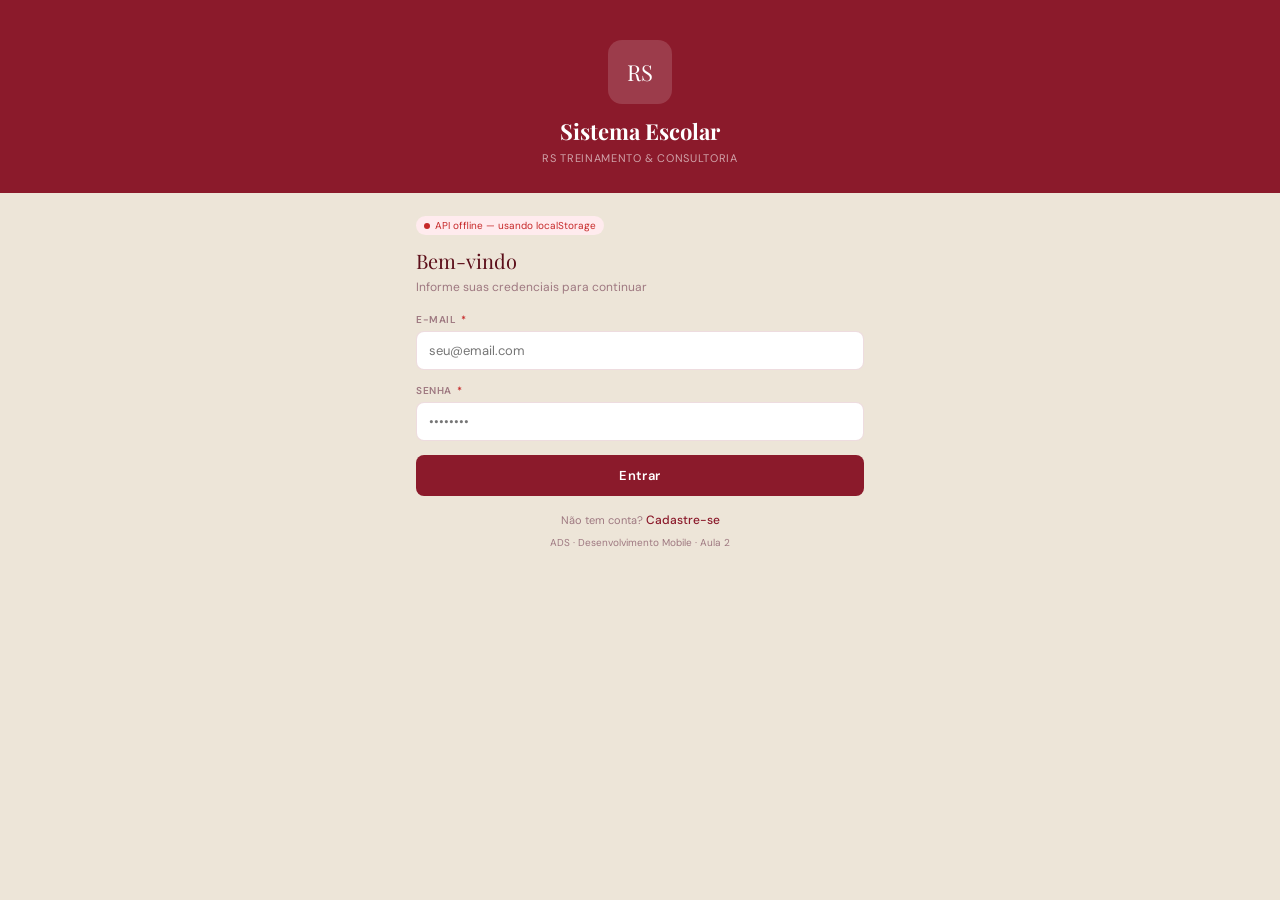
<file: index.html>
<!DOCTYPE html>
<html lang="pt-BR">
<head>
  <meta charset="UTF-8">
  <meta name="viewport" content="width=device-width, initial-scale=1.0">
  <title>Início — RS Sistema Escolar</title>
  <link rel="stylesheet" href="css/style.css">
  <link rel="manifest" href="manifest.json">
  <link rel="apple-touch-icon" href="icons/icon-192.png">
  <meta name="theme-color" content="#8B1A2B">
</head>
<body>

  <!-- ── Header ── -->
  <header class="rs-header">
    <div class="rs-logo">RS</div>
    <div class="rs-header-text">
      <h1>Sistema Escolar</h1>
      <p>ADS · Mobile Development</p>
    </div>
    <button onclick="logout()" style="margin-left:auto; background:none; border:1px solid var(--border);
      border-radius:6px; padding:5px 10px; font-size:11px; color:var(--brand);
      cursor:pointer; font-family:'DM Sans',sans-serif;">Sair</button>
  </header>

  <!-- ── Conteúdo ── -->
  <div class="rs-content fade-in">

    <!-- Saudação ao usuário logado -->
    <div style="background:var(--brand); border-radius:12px; padding:18px 16px; color:#fff; margin-bottom:20px;">
      <p style="font-size:11px; opacity:.7; text-transform:uppercase; letter-spacing:.06em;">Bem-vindo(a)</p>
      <p style="font-family:'Playfair Display',serif; font-size:20px; margin-top:4px;" id="nome-usuario">—</p>
      <p style="font-size:11px; opacity:.7; margin-top:2px;" id="email-usuario"></p>
    </div>

    <!-- Cards de navegação -->
    <p class="rs-divider-label">Módulos do sistema</p>

    <a href="usuario.html" style="text-decoration:none;">
      <div class="rs-list-item" style="margin-bottom:10px;">
        <div class="rs-avatar av-user">👤</div>
        <div class="rs-list-info">
          <div class="rs-list-name">Usuários</div>
          <div class="rs-list-sub">Gerenciar contas de acesso ao sistema</div>
        </div>
        <span style="color:var(--text3); font-size:16px;">›</span>
      </div>
    </a>

    <a href="curso.html" style="text-decoration:none;">
      <div class="rs-list-item" style="margin-bottom:10px;">
        <div class="rs-avatar av-curso">📚</div>
        <div class="rs-list-info">
          <div class="rs-list-name">Cursos</div>
          <div class="rs-list-sub">Cadastrar e listar cursos disponíveis</div>
        </div>
        <span style="color:var(--text3); font-size:16px;">›</span>
      </div>
    </a>

    <a href="aluno.html" style="text-decoration:none;">
      <div class="rs-list-item" style="margin-bottom:10px;">
        <div class="rs-avatar av-aluno">🎓</div>
        <div class="rs-list-info">
          <div class="rs-list-name">Alunos</div>
          <div class="rs-list-sub">Matricular e gerenciar alunos</div>
        </div>
        <span style="color:var(--text3); font-size:16px;">›</span>
      </div>
    </a>

    <a href="relatorio.html" style="text-decoration:none;">
      <div class="rs-list-item" style="margin-bottom:10px; border-top:3px solid var(--brand);">
        <div class="rs-avatar" style="background:#F3E5F5; color:#6A1B9A;">✨</div>
        <div class="rs-list-info">
          <div class="rs-list-name">Relatório com IA</div>
          <div class="rs-list-sub">Análise generativa com Claude (Anthropic)</div>
        </div>
        <span class="rs-tag" style="background:#F3E5F5; color:#6A1B9A;">Novo</span>
      </div>
    </a>

    <!-- Status da API -->
    <hr class="rs-divider">
    <div class="api-badge" id="api-badge">Verificando API…</div>
    <p style="font-size:10px; color:var(--text3);">Backend: FastAPI + SQLite · Porta 8000</p>

  </div>

  <!-- ── Navegação inferior ── -->
  <nav class="rs-nav">
    <a class="rs-nav-btn active" href="index.html" data-page="index">
      <svg viewBox="0 0 24 24" fill="none" stroke="currentColor" stroke-width="2">
        <path d="M3 9l9-7 9 7v11a2 2 0 01-2 2H5a2 2 0 01-2-2z"/>
        <polyline points="9 22 9 12 15 12 15 22"/>
      </svg>
      Início
    </a>
    <a class="rs-nav-btn" href="aluno.html" data-page="aluno">
      <svg viewBox="0 0 24 24" fill="none" stroke="currentColor" stroke-width="2">
        <path d="M17 21v-2a4 4 0 00-4-4H5a4 4 0 00-4 4v2"/>
        <circle cx="9" cy="7" r="4"/>
        <path d="M23 21v-2a4 4 0 00-3-3.87M16 3.13a4 4 0 010 7.75"/>
      </svg>
      Alunos
    </a>
    <a class="rs-nav-btn" href="curso.html" data-page="curso">
      <svg viewBox="0 0 24 24" fill="none" stroke="currentColor" stroke-width="2">
        <path d="M4 19.5A2.5 2.5 0 016.5 17H20"/>
        <path d="M6.5 2H20v20H6.5A2.5 2.5 0 014 19.5v-15A2.5 2.5 0 016.5 2z"/>
      </svg>
      Cursos
    </a>
    <a class="rs-nav-btn" href="usuario.html" data-page="usuario">
      <svg viewBox="0 0 24 24" fill="none" stroke="currentColor" stroke-width="2">
        <circle cx="12" cy="8" r="4"/>
        <path d="M4 20c0-4 3.6-7 8-7s8 3 8 7"/>
      </svg>
      Usuários
    </a>
    <a class="rs-nav-btn" href="relatorio.html" data-page="relatorio">
      <svg viewBox="0 0 24 24" fill="none" stroke="currentColor" stroke-width="2">
        <path d="M9 19v-6a2 2 0 00-2-2H5a2 2 0 00-2 2v6a2 2 0 002 2h2a2 2 0 002-2z"/>
        <path d="M15 5v14a2 2 0 002 2h2a2 2 0 002-2V5a2 2 0 00-2-2h-2a2 2 0 00-2 2z"/>
        <path d="M9 10V5a2 2 0 012-2h2a2 2 0 012 2v5"/>
      </svg>
      Relatório
    </a>
  </nav>

  <script src="js/app.js"></script>
  <script>
    // Garante que o usuário está logado
    const usuario = checkAuth();

    // Exibe nome e email no header de boas-vindas
    document.getElementById('nome-usuario').textContent = usuario.nome || 'Usuário';
    document.getElementById('email-usuario').textContent = usuario.email || '';

    // Verifica status da API
    checkApiStatus();

    // ── Registro do Service Worker (PWA) ──────────────
    // Permite instalar o app no celular/computador
    if ('serviceWorker' in navigator) {
      navigator.serviceWorker.register('/sw.js')
        .then(() => console.log('✅ Service Worker registrado!'))
        .catch(err => console.log('❌ Erro no Service Worker:', err));
    }
  </script>
</body>
</html>
</file>
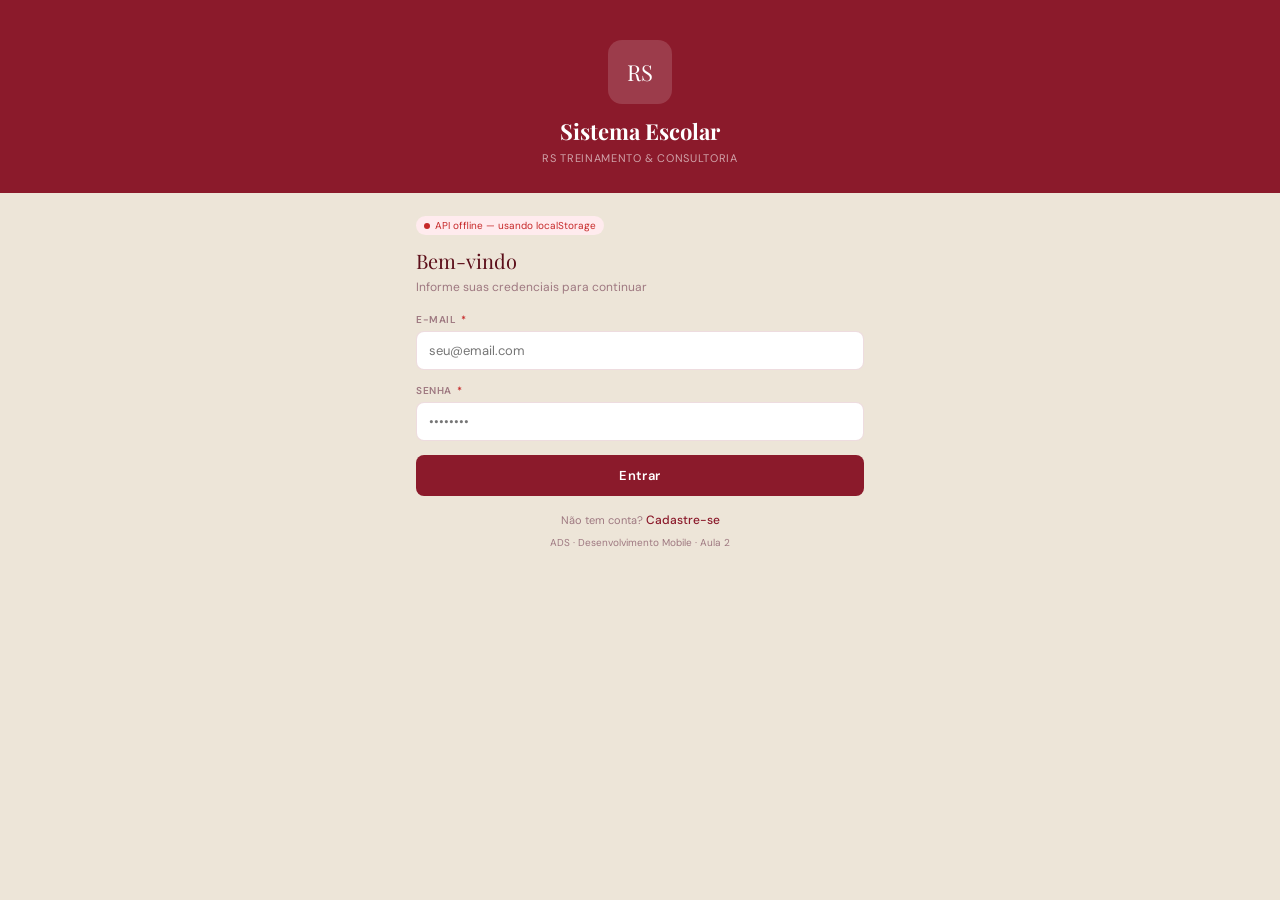
<file: aluno.html>
<!DOCTYPE html>
<html lang="pt-BR">
<head>
  <meta charset="UTF-8">
  <meta name="viewport" content="width=device-width, initial-scale=1.0">
  <title>Alunos — RS Sistema Escolar</title>
  <link rel="stylesheet" href="css/style.css">
  <link rel="manifest" href="manifest.json">
  <meta name="theme-color" content="#8B1A2B">
</head>
<body>

  <!-- ── Header ── -->
  <header class="rs-header">
    <div class="rs-logo">RS</div>
    <div class="rs-header-text">
      <h1>Alunos</h1>
      <p>Matrículas e cadastros</p>
    </div>
    <a href="index.html" style="margin-left:auto; background:none; border:1px solid var(--border);
      border-radius:6px; padding:5px 10px; font-size:11px; color:var(--brand);
      text-decoration:none; font-family:'DM Sans',sans-serif;">← Início</a>
  </header>

  <div class="rs-content fade-in">

    <!-- ── Formulário de matrícula ── -->
    <p class="rs-form-title">Matricular Aluno</p>
    <p class="rs-form-subtitle">Preencha os dados para nova matrícula</p>

    <div class="rs-alert-err" id="err-aluno"></div>
    <div class="rs-alert-ok"  id="ok-aluno"></div>

    <!-- Nome -->
    <div class="rs-field">
      <label class="rs-label" for="nome">Nome completo <span class="req">*</span></label>
      <input class="rs-input" type="text" id="nome" placeholder="João da Silva">
    </div>

    <!-- E-mail e CPF lado a lado -->
    <div class="rs-row">
      <div class="rs-field">
        <label class="rs-label" for="email">E-mail <span class="req">*</span></label>
        <input class="rs-input" type="email" id="email" placeholder="joao@email.com">
      </div>
      <div class="rs-field">
        <label class="rs-label" for="cpf">CPF</label>
        <input class="rs-input" type="text" id="cpf" placeholder="000.000.000-00" maxlength="14">
      </div>
    </div>

    <!-- Data de nascimento e telefone -->
    <div class="rs-row">
      <div class="rs-field">
        <label class="rs-label" for="data_nasc">Nascimento</label>
        <input class="rs-input" type="date" id="data_nasc">
      </div>
      <div class="rs-field">
        <label class="rs-label" for="telefone">Telefone</label>
        <input class="rs-input" type="tel" id="telefone" placeholder="(11) 99999-9999">
      </div>
    </div>

    <!-- Curso (select preenchido dinamicamente via GET /cursos) -->
    <div class="rs-field">
      <label class="rs-label" for="curso_id">Curso <span class="req">*</span></label>
      <select class="rs-select" id="curso_id">
        <option value="">Selecione um curso…</option>
      </select>
      <span class="rs-hint">Os cursos são carregados da API em tempo real.</span>
    </div>

    <button class="rs-btn" id="btn-salvar">Matricular Aluno</button>

    <!-- ── Lista de alunos ── -->
    <hr class="rs-divider">
    <p class="rs-divider-label">Alunos matriculados</p>

    <div id="lista-alunos">
      <div class="rs-empty">
        <div class="rs-empty-icon">🎓</div>
        Carregando alunos…
      </div>
    </div>

  </div>

  <!-- ── Navegação inferior ── -->
  <nav class="rs-nav">
    <a class="rs-nav-btn" href="index.html" data-page="index">
      <svg viewBox="0 0 24 24" fill="none" stroke="currentColor" stroke-width="2">
        <path d="M3 9l9-7 9 7v11a2 2 0 01-2 2H5a2 2 0 01-2-2z"/>
        <polyline points="9 22 9 12 15 12 15 22"/>
      </svg>
      Início
    </a>
    <a class="rs-nav-btn active" href="aluno.html" data-page="aluno">
      <svg viewBox="0 0 24 24" fill="none" stroke="currentColor" stroke-width="2">
        <path d="M17 21v-2a4 4 0 00-4-4H5a4 4 0 00-4 4v2"/>
        <circle cx="9" cy="7" r="4"/>
      </svg>
      Alunos
    </a>
    <a class="rs-nav-btn" href="curso.html" data-page="curso">
      <svg viewBox="0 0 24 24" fill="none" stroke="currentColor" stroke-width="2">
        <path d="M4 19.5A2.5 2.5 0 016.5 17H20"/>
        <path d="M6.5 2H20v20H6.5A2.5 2.5 0 014 19.5v-15A2.5 2.5 0 016.5 2z"/>
      </svg>
      Cursos
    </a>
    <a class="rs-nav-btn" href="usuario.html" data-page="usuario">
      <svg viewBox="0 0 24 24" fill="none" stroke="currentColor" stroke-width="2">
        <circle cx="12" cy="8" r="4"/>
        <path d="M4 20c0-4 3.6-7 8-7s8 3 8 7"/>
      </svg>
      Usuários
    </a>
    <a class="rs-nav-btn" href="relatorio.html" data-page="relatorio">
      <svg viewBox="0 0 24 24" fill="none" stroke="currentColor" stroke-width="2">
        <path d="M9 19v-6a2 2 0 00-2-2H5a2 2 0 00-2 2v6a2 2 0 002 2h2a2 2 0 002-2z"/>
        <path d="M15 5v14a2 2 0 002 2h2a2 2 0 002-2V5a2 2 0 00-2-2h-2a2 2 0 00-2 2z"/>
        <path d="M9 10V5a2 2 0 012-2h2a2 2 0 012 2v5"/>
      </svg>
      Relatório
    </a>
  </nav>


  <script src="js/app.js"></script>
  <script>
    checkAuth();

    /** Preenche o select de cursos com dados da API */
    async function carregarCursos() {
      const select = document.getElementById('curso_id');
      const cursos = await getCursos();
      cursos.forEach(c => {
        const opt = document.createElement('option');
        opt.value = c.id;
        opt.textContent = c.nome;
        select.appendChild(opt);
      });
    }

    /** Renderiza lista de alunos */
    async function renderAlunos() {
      const lista = document.getElementById('lista-alunos');
      const alunos = await getAlunos();

      if (alunos.length === 0) {
        lista.innerHTML = `
          <div class="rs-empty">
            <div class="rs-empty-icon">🎓</div>
            Nenhum aluno matriculado ainda.
          </div>`;
        return;
      }

      lista.innerHTML = alunos.map(a => `
        <div class="rs-list-item">
          <div class="rs-avatar av-aluno">${a.nome ? a.nome[0].toUpperCase() : 'A'}</div>
          <div class="rs-list-info">
            <div class="rs-list-name">${a.nome}</div>
            <div class="rs-list-sub">${a.email} · ${a.curso_nome || 'Sem curso'}</div>
          </div>
          <button class="rs-btn-icon" onclick="removerAluno(${a.id})">🗑</button>
        </div>
      `).join('');
    }

    /** Matricula novo aluno via API */
    document.getElementById('btn-salvar').addEventListener('click', async () => {
      const nome      = document.getElementById('nome').value.trim();
      const email     = document.getElementById('email').value.trim();
      const cpf       = document.getElementById('cpf').value.trim();
      const data_nasc = document.getElementById('data_nasc').value;
      const telefone  = document.getElementById('telefone').value.trim();
      const curso_id  = document.getElementById('curso_id').value;

      if (!nome || !email || !curso_id) {
        showError('err-aluno', 'Nome, e-mail e curso são obrigatórios.');
        return;
      }

      try {
        // POST /alunos
        await postAluno({ nome, email, cpf, data_nasc, telefone, curso_id: Number(curso_id) });
        showSuccess('ok-aluno', `Aluno "${nome}" matriculado com sucesso!`);

        // Limpa campos
        ['nome','email','cpf','data_nasc','telefone'].forEach(id => {
          document.getElementById(id).value = '';
        });
        document.getElementById('curso_id').selectedIndex = 0;

        renderAlunos();
      } catch (err) {
        showError('err-aluno', err.message);
      }
    });

    /** Remove aluno por id */
    async function removerAluno(id) {
      if (!confirm('Excluir este aluno?')) return;
      try {
        await deleteAluno(id);
        renderAlunos();
      } catch (err) {
        showError('err-aluno', err.message);
      }
    }

    // Inicialização
    carregarCursos();
    renderAlunos();
  </script>
</body>
</html>
</file>
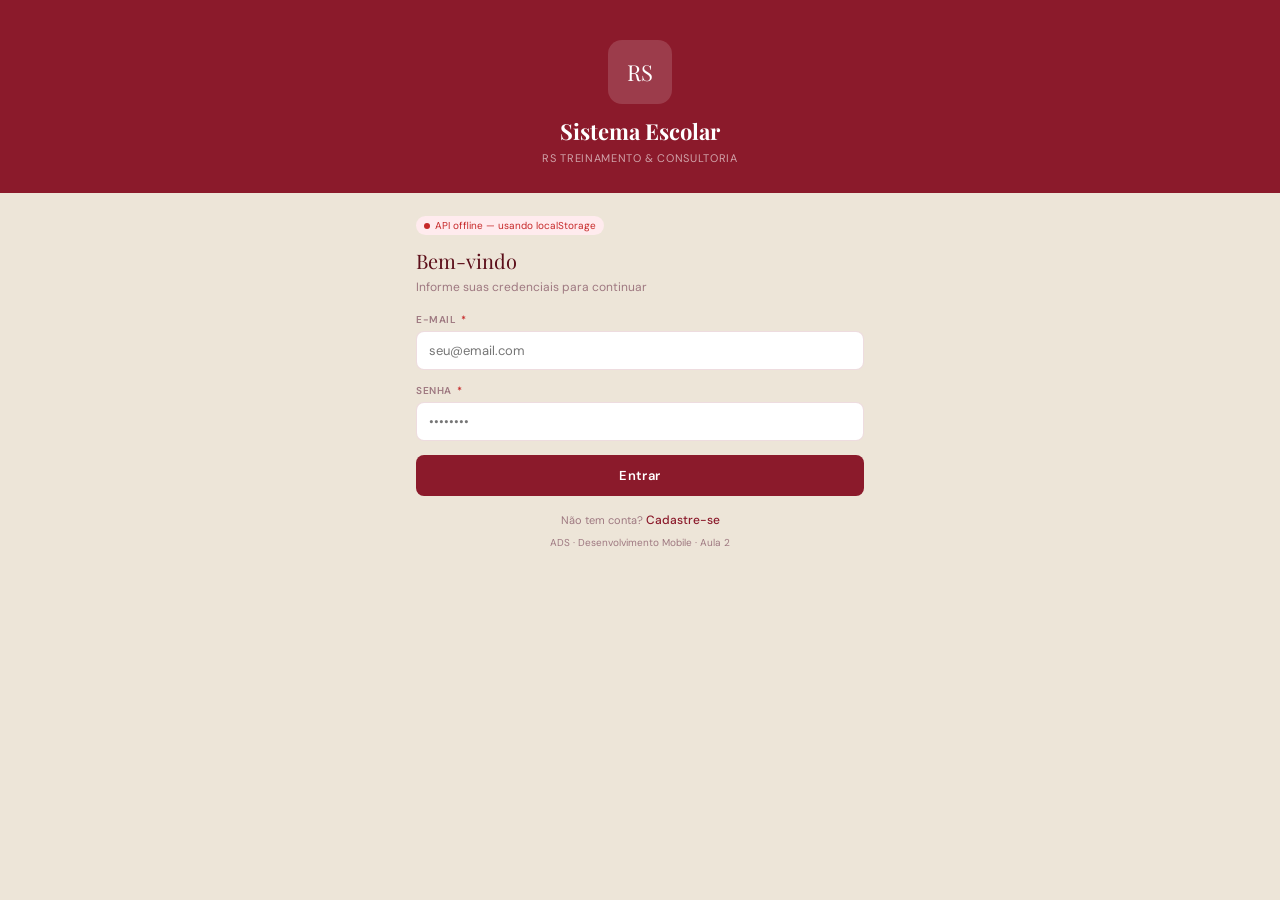
<file: curso.html>
<!DOCTYPE html>
<html lang="pt-BR">
<head>
  <meta charset="UTF-8">
  <meta name="viewport" content="width=device-width, initial-scale=1.0">
  <title>Cursos — RS Sistema Escolar</title>
  <link rel="stylesheet" href="css/style.css">
  <link rel="manifest" href="manifest.json">
  <meta name="theme-color" content="#8B1A2B">
</head>
<body>

  <!-- ── Header ── -->
  <header class="rs-header">
    <div class="rs-logo">RS</div>
    <div class="rs-header-text">
      <h1>Cursos</h1>
      <p>Gerenciar catálogo</p>
    </div>
    <a href="index.html" style="margin-left:auto; background:none; border:1px solid var(--border);
      border-radius:6px; padding:5px 10px; font-size:11px; color:var(--brand);
      text-decoration:none; font-family:'DM Sans',sans-serif;">← Início</a>
  </header>

  <div class="rs-content fade-in">

    <!-- ── Formulário de cadastro ── -->
    <p class="rs-form-title">Novo Curso</p>
    <p class="rs-form-subtitle">Preencha os dados do curso</p>

    <div class="rs-alert-err" id="err-curso"></div>
    <div class="rs-alert-ok"  id="ok-curso"></div>

    <!-- Nome do curso -->
    <div class="rs-field">
      <label class="rs-label" for="nome">Nome do curso <span class="req">*</span></label>
      <input class="rs-input" type="text" id="nome" placeholder="Análise e Desenvolvimento de Sistemas">
    </div>

    <!-- Descrição -->
    <div class="rs-field">
      <label class="rs-label" for="descricao">Descrição</label>
      <input class="rs-input" type="text" id="descricao" placeholder="Breve descrição do curso">
    </div>

    <!-- Carga horária e modalidade lado a lado -->
    <div class="rs-row">
      <div class="rs-field">
        <label class="rs-label" for="carga_horaria">Carga horária</label>
        <input class="rs-input" type="number" id="carga_horaria" placeholder="Ex: 1600">
      </div>
      <div class="rs-field">
        <label class="rs-label" for="modalidade">Modalidade</label>
        <select class="rs-select" id="modalidade">
          <option value="Presencial">Presencial</option>
          <option value="EAD">EAD</option>
          <option value="Híbrido">Híbrido</option>
        </select>
      </div>
    </div>

    <button class="rs-btn" id="btn-salvar">Cadastrar Curso</button>

    <!-- ── Lista de cursos ── -->
    <hr class="rs-divider">
    <p class="rs-divider-label">Cursos cadastrados</p>

    <div id="lista-cursos">
      <div class="rs-empty">
        <div class="rs-empty-icon">📚</div>
        Carregando cursos…
      </div>
    </div>

  </div>

  <!-- ── Navegação inferior ── -->
  <nav class="rs-nav">
    <a class="rs-nav-btn" href="index.html" data-page="index">
      <svg viewBox="0 0 24 24" fill="none" stroke="currentColor" stroke-width="2">
        <path d="M3 9l9-7 9 7v11a2 2 0 01-2 2H5a2 2 0 01-2-2z"/>
        <polyline points="9 22 9 12 15 12 15 22"/>
      </svg>
      Início
    </a>
    <a class="rs-nav-btn" href="aluno.html" data-page="aluno">
      <svg viewBox="0 0 24 24" fill="none" stroke="currentColor" stroke-width="2">
        <path d="M17 21v-2a4 4 0 00-4-4H5a4 4 0 00-4 4v2"/>
        <circle cx="9" cy="7" r="4"/>
      </svg>
      Alunos
    </a>
    <a class="rs-nav-btn active" href="curso.html" data-page="curso">
      <svg viewBox="0 0 24 24" fill="none" stroke="currentColor" stroke-width="2">
        <path d="M4 19.5A2.5 2.5 0 016.5 17H20"/>
        <path d="M6.5 2H20v20H6.5A2.5 2.5 0 014 19.5v-15A2.5 2.5 0 016.5 2z"/>
      </svg>
      Cursos
    </a>
    <a class="rs-nav-btn" href="usuario.html" data-page="usuario">
      <svg viewBox="0 0 24 24" fill="none" stroke="currentColor" stroke-width="2">
        <circle cx="12" cy="8" r="4"/>
        <path d="M4 20c0-4 3.6-7 8-7s8 3 8 7"/>
      </svg>
      Usuários
    </a>
    <a class="rs-nav-btn" href="relatorio.html" data-page="relatorio">
      <svg viewBox="0 0 24 24" fill="none" stroke="currentColor" stroke-width="2">
        <path d="M9 19v-6a2 2 0 00-2-2H5a2 2 0 00-2 2v6a2 2 0 002 2h2a2 2 0 002-2z"/>
        <path d="M15 5v14a2 2 0 002 2h2a2 2 0 002-2V5a2 2 0 00-2-2h-2a2 2 0 00-2 2z"/>
        <path d="M9 10V5a2 2 0 012-2h2a2 2 0 012 2v5"/>
      </svg>
      Relatório
    </a>
  </nav>


  <script src="js/app.js"></script>
  <script>
    checkAuth();

    /** Renderiza lista de cursos */
    async function renderCursos() {
      const lista = document.getElementById('lista-cursos');
      const cursos = await getCursos();

      if (cursos.length === 0) {
        lista.innerHTML = `
          <div class="rs-empty">
            <div class="rs-empty-icon">📚</div>
            Nenhum curso cadastrado ainda.
          </div>`;
        return;
      }

      lista.innerHTML = cursos.map(c => `
        <div class="rs-list-item">
          <div class="rs-avatar av-curso">📚</div>
          <div class="rs-list-info">
            <div class="rs-list-name">${c.nome}</div>
            <div class="rs-list-sub">${c.modalidade} · ${c.carga_horaria ? c.carga_horaria + 'h' : '—'}</div>
          </div>
          <button class="rs-btn-icon" onclick="removerCurso(${c.id})">🗑</button>
        </div>
      `).join('');
    }

    /** Salva novo curso via API */
    document.getElementById('btn-salvar').addEventListener('click', async () => {
      const nome          = document.getElementById('nome').value.trim();
      const descricao     = document.getElementById('descricao').value.trim();
      const carga_horaria = document.getElementById('carga_horaria').value;
      const modalidade    = document.getElementById('modalidade').value;

      if (!nome) {
        showError('err-curso', 'O nome do curso é obrigatório.');
        return;
      }

      try {
        // POST /cursos
        await postCurso({ nome, descricao, carga_horaria: Number(carga_horaria) || null, modalidade });
        showSuccess('ok-curso', `Curso "${nome}" cadastrado!`);

        // Limpa campos
        document.getElementById('nome').value = '';
        document.getElementById('descricao').value = '';
        document.getElementById('carga_horaria').value = '';

        renderCursos();
      } catch (err) {
        showError('err-curso', err.message);
      }
    });

    /** Remove curso por id */
    async function removerCurso(id) {
      if (!confirm('Excluir este curso?')) return;
      try {
        await deleteCurso(id);
        renderCursos();
      } catch (err) {
        showError('err-curso', err.message);
      }
    }

    renderCursos();
  </script>
</body>
</html>
</file>
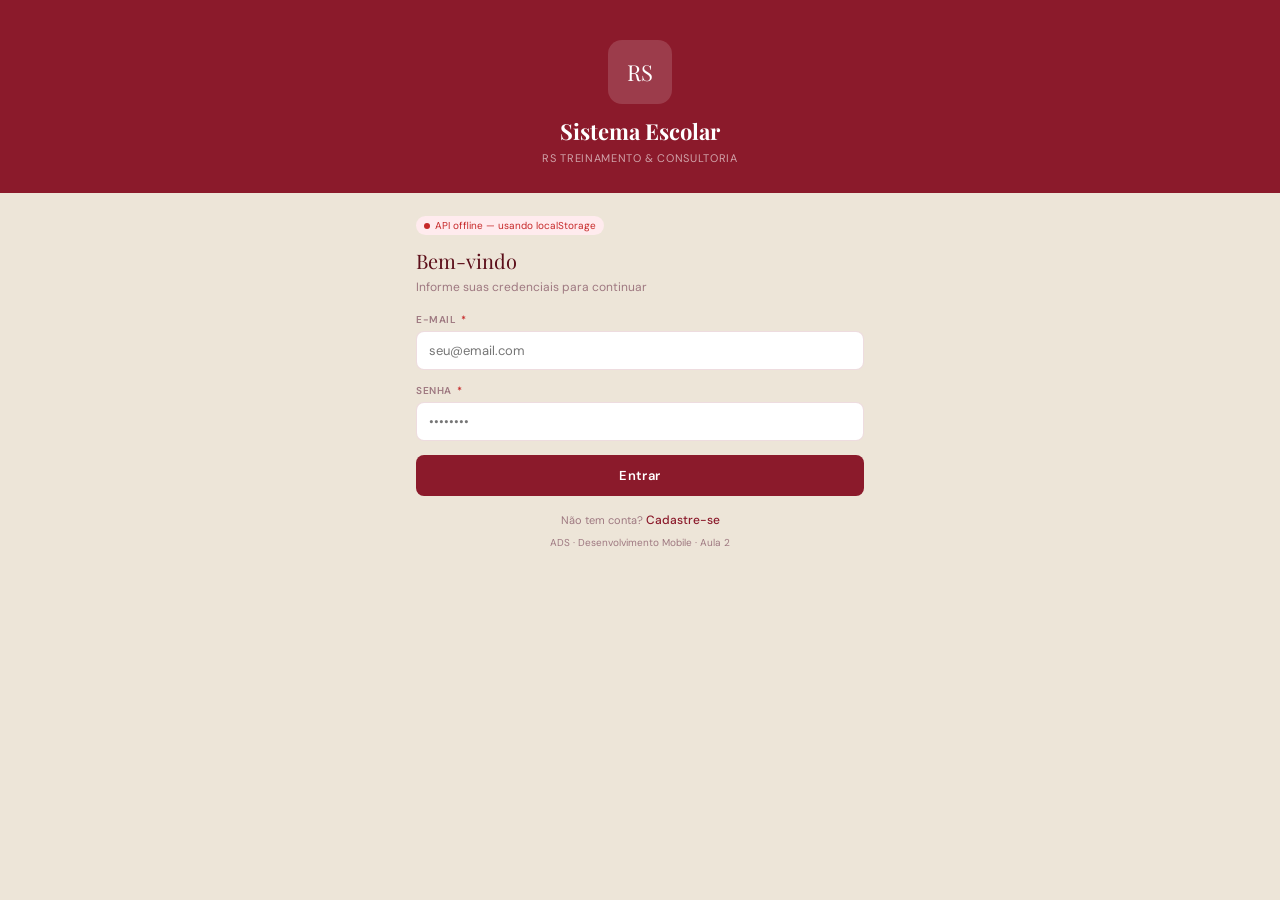
<file: login.html>
<!DOCTYPE html>
<html lang="pt-BR">
<head>
  <meta charset="UTF-8">
  <meta name="viewport" content="width=device-width, initial-scale=1.0">
  <title>Login — RS Sistema Escolar</title>
  <link rel="stylesheet" href="css/style.css">
  <!-- PWA: manifest e ícone -->
  <link rel="manifest" href="manifest.json">
  <link rel="apple-touch-icon" href="icons/icon-192.png">
  <meta name="theme-color" content="#8B1A2B">
</head>
<body>

  <!-- ── Hero vermelho com logo ── -->
  <div class="login-hero">
    <div class="login-hero-logo">RS</div>
    <h2>Sistema Escolar</h2>
    <p>RS Treinamento &amp; Consultoria</p>
  </div>

  <!-- ── Formulário de login ── -->
  <div class="rs-content fade-in">

    <!-- Badge status da API -->
    <div class="api-badge" id="api-badge">Verificando API…</div>

    <p class="rs-form-title">Bem-vindo</p>
    <p class="rs-form-subtitle">Informe suas credenciais para continuar</p>

    <!-- Alerta de erro -->
    <div class="rs-alert-err" id="err-login">Email ou senha inválidos.</div>

    <!-- Campo email -->
    <div class="rs-field">
      <label class="rs-label" for="email">E-mail <span class="req">*</span></label>
      <input class="rs-input" type="email" id="email"
             placeholder="seu@email.com" autocomplete="email">
    </div>

    <!-- Campo senha -->
    <div class="rs-field">
      <label class="rs-label" for="senha">Senha <span class="req">*</span></label>
      <input class="rs-input" type="password" id="senha"
             placeholder="••••••••" autocomplete="current-password">
    </div>

    <!-- Botão entrar -->
    <button class="rs-btn" id="btn-entrar">Entrar</button>

    <!-- Link criar conta -->
    <p class="footer-note">
      Não tem conta?
      <a class="link-text" href="usuario.html">Cadastre-se</a>
    </p>

    <!-- Crédito de aula -->
    <p class="footer-note" style="margin-top:8px; font-size:10px;">
      ADS · Desenvolvimento Mobile · Aula 2
    </p>
  </div>

  <script src="js/app.js"></script>
  <script>
    // Verifica a API ao carregar a página
    checkApiStatus();

    // Se já estiver logado, vai direto ao início
    if (sessionStorage.getItem('usuario_logado')) {
      window.location.href = 'index.html';
    }

    // ── Clique no botão Entrar ──
    document.getElementById('btn-entrar').addEventListener('click', async () => {
      const email = document.getElementById('email').value.trim();
      const senha = document.getElementById('senha').value.trim();

      // Validação simples no frontend
      if (!email || !senha) {
        showError('err-login', 'Preencha e-mail e senha.');
        return;
      }

      try {
        // Chama o backend: POST /login
        const usuario = await loginUsuario(email, senha);

        // Salva a sessão no sessionStorage
        sessionStorage.setItem('usuario_logado', JSON.stringify(usuario));

        // Redireciona ao painel principal
        window.location.href = 'index.html';

      } catch (err) {
        showError('err-login', err.message);
      }
    });

    // Permite pressionar Enter para fazer login
    document.getElementById('senha').addEventListener('keydown', e => {
      if (e.key === 'Enter') document.getElementById('btn-entrar').click();
    });
  </script>
</body>
</html>
</file>
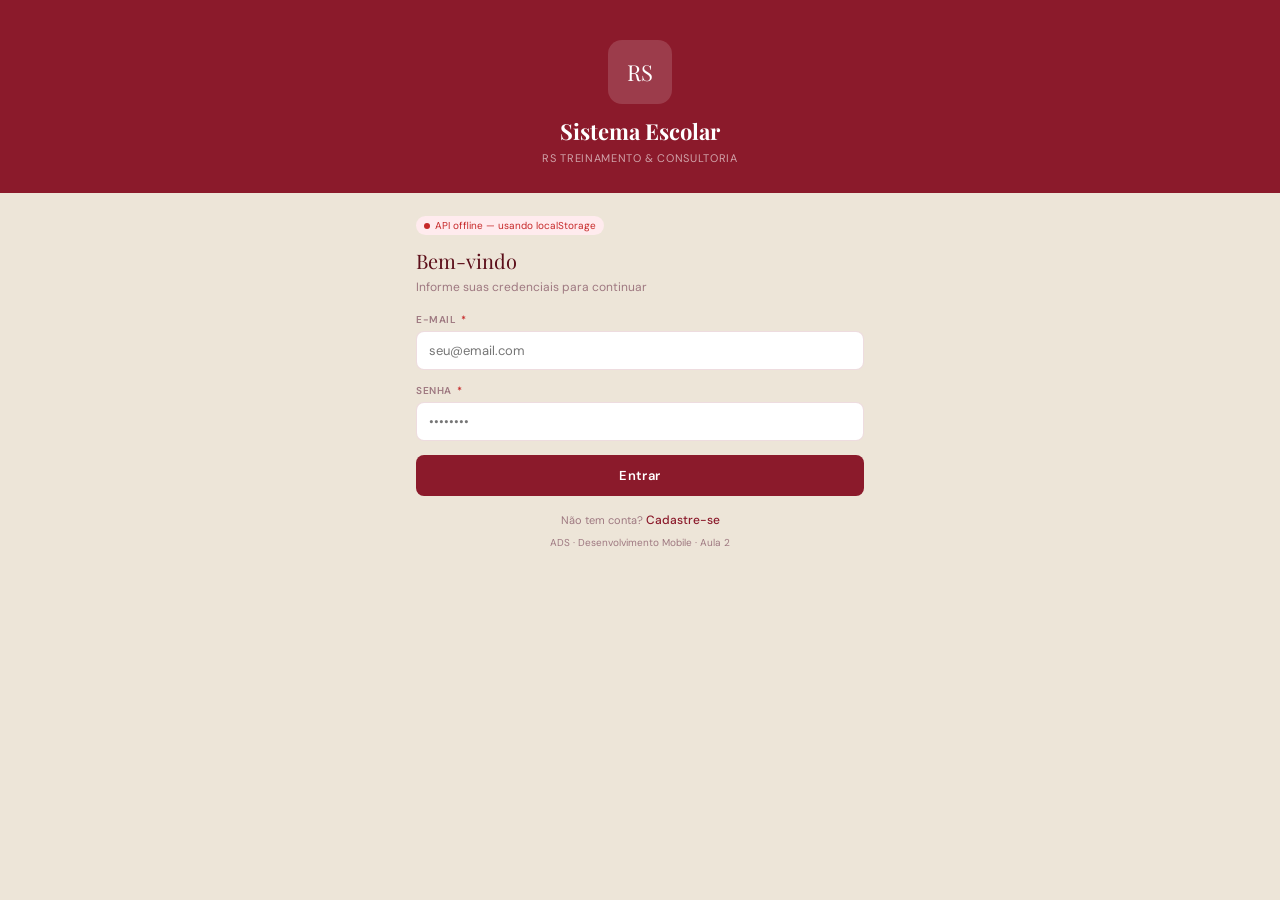
<file: relatorio.html>
<!DOCTYPE html>
<html lang="pt-BR">
<head>
  <meta charset="UTF-8">
  <meta name="viewport" content="width=device-width, initial-scale=1.0">
  <title>Relatório IA — RS Sistema Escolar</title>
  <link rel="stylesheet" href="css/style.css">
  <link rel="manifest" href="manifest.json">
  <meta name="theme-color" content="#8B1A2B">
  <style>
    /* ── KPI Cards ── */
    .kpi-grid {
      display: grid;
      grid-template-columns: repeat(3, 1fr);
      gap: 10px;
      margin-bottom: 20px;
    }
    .kpi-card {
      background: var(--white);
      border: 1px solid var(--border);
      border-top: 3px solid var(--brand);
      border-radius: var(--radius);
      padding: 14px 12px;
      text-align: center;
    }
    .kpi-valor {
      font-family: 'Playfair Display', serif;
      font-size: 32px;
      color: var(--brand-dark);
      line-height: 1;
    }
    .kpi-label {
      font-size: 10px;
      color: var(--text3);
      text-transform: uppercase;
      letter-spacing: 0.06em;
      margin-top: 5px;
    }

    /* ── Barras por curso ── */
    .curso-bar-wrap { margin-bottom: 10px; }
    .curso-bar-label {
      display: flex;
      justify-content: space-between;
      font-size: 12px;
      color: var(--text);
      margin-bottom: 4px;
    }
    .curso-bar-track {
      height: 8px;
      background: var(--surface2);
      border-radius: 4px;
      overflow: hidden;
    }
    .curso-bar-fill {
      height: 100%;
      background: var(--brand);
      border-radius: 4px;
      transition: width 0.6s ease;
    }

    /* ── Caixa da narrativa IA ── */
    .ia-box {
      background: var(--white);
      border: 1px solid var(--border);
      border-radius: var(--radius);
      padding: 16px;
      margin-top: 6px;
      min-height: 100px;
    }
    .ia-box-header {
      display: flex;
      align-items: center;
      gap: 8px;
      margin-bottom: 12px;
    }
    .ia-badge {
      font-size: 10px;
      background: var(--brand);
      color: #fff;
      padding: 2px 8px;
      border-radius: 20px;
      font-weight: 600;
      letter-spacing: 0.05em;
    }
    .ia-model {
      font-size: 10px;
      color: var(--text3);
    }
    .ia-narrativa {
      font-size: 13px;
      color: var(--text);
      line-height: 1.7;
      white-space: pre-wrap;
    }
    .ia-narrativa.vazio {
      color: var(--text3);
      font-style: italic;
      font-size: 12px;
    }

    /* ── Cursor piscante durante a digitação ── */
    .cursor-blink {
      display: inline-block;
      width: 2px; height: 14px;
      background: var(--brand);
      margin-left: 2px;
      vertical-align: middle;
      animation: blink 0.7s step-end infinite;
    }
    @keyframes blink { 50% { opacity: 0; } }

    /* ── Nota pedagógica ── */
    .nota-box {
      background: var(--brand-light);
      border-left: 3px solid var(--brand);
      border-radius: 0 var(--radius) var(--radius) 0;
      padding: 10px 14px;
      font-size: 11px;
      color: var(--brand-dark);
      line-height: 1.6;
      margin-top: 16px;
    }
    .nota-box strong { display: block; margin-bottom: 4px; }

    /* ── Diagrama de arquitetura ── */
    .arq-box {
      background: #1A0A0D;
      border-radius: var(--radius);
      padding: 14px 16px;
      font-family: 'Courier New', monospace;
      font-size: 11px;
      color: #F7F2EC;
      line-height: 1.7;
      margin: 10px 0 16px;
      overflow-x: auto;
    }
    .arq-box .verde  { color: #81C784; }
    .arq-box .amarelo { color: #FFD54F; }
    .arq-box .cinza  { color: #9E9E9E; }
  </style>
</head>
<body>

  <!-- ── Header ── -->
  <header class="rs-header">
    <div class="rs-logo">RS</div>
    <div class="rs-header-text">
      <h1>Relatório com IA</h1>
      <p>Análise generativa — Claude API</p>
    </div>
    <a href="index.html" style="margin-left:auto; background:none; border:1px solid var(--border);
      border-radius:6px; padding:5px 10px; font-size:11px; color:var(--brand);
      text-decoration:none; font-family:'DM Sans',sans-serif;">← Início</a>
  </header>

  <div class="rs-content fade-in">

    <!-- ── KPIs ── -->
    <p class="rs-form-title">Painel Geral</p>
    <p class="rs-form-subtitle">Dados carregados da API em tempo real</p>

    <div class="kpi-grid">
      <div class="kpi-card">
        <div class="kpi-valor" id="kpi-alunos">—</div>
        <div class="kpi-label">Alunos</div>
      </div>
      <div class="kpi-card">
        <div class="kpi-valor" id="kpi-cursos">—</div>
        <div class="kpi-label">Cursos</div>
      </div>
      <div class="kpi-card">
        <div class="kpi-valor" id="kpi-usuarios">—</div>
        <div class="kpi-label">Usuários</div>
      </div>
    </div>

    <!-- ── Distribuição por curso ── -->
    <hr class="rs-divider">
    <p class="rs-divider-label">Alunos por curso</p>
    <div id="barras-cursos">
      <p style="font-size:12px;color:var(--text3);font-style:italic;">Carregando…</p>
    </div>

    <!-- ── Diagrama de arquitetura ── -->
    <hr class="rs-divider">
    <p class="rs-divider-label">Como funciona</p>
    <div class="arq-box">
<span class="cinza">  Browser            Backend (Python)      Claude API</span>
<span class="cinza">    │                      │                      │</span>
<span class="verde">    │  GET /relatorio/     │                      │</span>
<span class="verde">    │  narrativa           │                      │</span>
<span class="verde">    │ ───────────────────▶ │                      │</span>
<span class="cinza">    │                      │  POST /v1/messages   │</span>
<span class="amarelo">    │                      │  + API Key (oculta)  │</span>
<span class="cinza">    │                      │ ───────────────────▶ │</span>
<span class="cinza">    │                      │   { narrativa }      │</span>
<span class="cinza">    │                      │ ◀─────────────────── │</span>
<span class="verde">    │  { narrativa: "..." }│                      │</span>
<span class="verde">    │ ◀─────────────────── │                      │</span>
<span class="cinza">    │                      │                      │</span>
<span class="amarelo">  ✅ A key NUNCA chega    </span>
<span class="amarelo">     ao browser           </span>
    </div>

    <!-- ── Botão gerar ── -->
    <button class="rs-btn" id="btn-gerar" onclick="gerarNarrativa()">
      ✨ Gerar Análise com Claude
    </button>

    <div class="rs-alert-err" id="err-ia" style="margin-top:10px;"></div>

    <!-- ── Caixa da narrativa ── -->
    <div class="ia-box" style="margin-top:12px;">
      <div class="ia-box-header">
        <span class="ia-badge">Claude</span>
        <span class="ia-model">claude-sonnet-4-20250514 · via backend Python</span>
      </div>
      <div class="ia-narrativa vazio" id="ia-narrativa">
        Clique em "Gerar Análise com Claude" para ver a narrativa aqui.
      </div>
    </div>

    <!-- ── Nota pedagógica ── -->
    <div class="nota-box">
      <strong>📚 Ponto pedagógico — Para o professor</strong>
      A API Key fica em <code>backend/.env</code> — nunca no código e nunca no browser.
      O frontend chama apenas <code>GET /relatorio/narrativa</code> no próprio servidor.
      O Python monta o prompt, chama o Claude e devolve só o texto gerado.
      <br><br>
      Esse padrão de <strong>proxy seguro</strong> é o mesmo usado em produção em qualquer
      plataforma: React Native, Android, iOS — a key sempre fica no servidor.
    </div>

  </div>

  <!-- ── Navegação inferior ── -->
  <nav class="rs-nav">
    <a class="rs-nav-btn" href="index.html" data-page="index">
      <svg viewBox="0 0 24 24" fill="none" stroke="currentColor" stroke-width="2">
        <path d="M3 9l9-7 9 7v11a2 2 0 01-2 2H5a2 2 0 01-2-2z"/>
        <polyline points="9 22 9 12 15 12 15 22"/>
      </svg>
      Início
    </a>
    <a class="rs-nav-btn" href="aluno.html" data-page="aluno">
      <svg viewBox="0 0 24 24" fill="none" stroke="currentColor" stroke-width="2">
        <path d="M17 21v-2a4 4 0 00-4-4H5a4 4 0 00-4 4v2"/>
        <circle cx="9" cy="7" r="4"/>
      </svg>
      Alunos
    </a>
    <a class="rs-nav-btn" href="curso.html" data-page="curso">
      <svg viewBox="0 0 24 24" fill="none" stroke="currentColor" stroke-width="2">
        <path d="M4 19.5A2.5 2.5 0 016.5 17H20"/>
        <path d="M6.5 2H20v20H6.5A2.5 2.5 0 014 19.5v-15A2.5 2.5 0 016.5 2z"/>
      </svg>
      Cursos
    </a>
    <a class="rs-nav-btn active" href="relatorio.html" data-page="relatorio">
      <svg viewBox="0 0 24 24" fill="none" stroke="currentColor" stroke-width="2">
        <path d="M9 19v-6a2 2 0 00-2-2H5a2 2 0 00-2 2v6a2 2 0 002 2h2a2 2 0 002-2z"/>
        <path d="M15 5v14a2 2 0 002 2h2a2 2 0 002-2V5a2 2 0 00-2-2h-2a2 2 0 00-2 2z"/>
        <path d="M9 10V5a2 2 0 012-2h2a2 2 0 012 2v5"/>
      </svg>
      Relatório
    </a>
  </nav>

  <script src="js/app.js"></script>
  <script>
    checkAuth();

    // ── Carrega KPIs e barras via GET /alunos, /cursos, /usuarios ──
    async function carregarDados() {
      const [alunos, cursos, usuarios] = await Promise.all([
        getAlunos(), getCursos(), getUsuarios()
      ]);

      document.getElementById('kpi-alunos').textContent   = alunos.length;
      document.getElementById('kpi-cursos').textContent   = cursos.length;
      document.getElementById('kpi-usuarios').textContent = usuarios.length;

      renderBarras(alunos, cursos);
    }

    function renderBarras(alunos, cursos) {
      const container = document.getElementById('barras-cursos');
      if (cursos.length === 0) {
        container.innerHTML = '<p style="font-size:12px;color:var(--text3);font-style:italic;">Nenhum curso cadastrado ainda.</p>';
        return;
      }
      const max = Math.max(...cursos.map(c =>
        alunos.filter(a => a.curso_id === c.id).length
      ), 1);

      container.innerHTML = cursos.map(c => {
        const qtd = alunos.filter(a => a.curso_id === c.id).length;
        const pct = Math.round((qtd / max) * 100);
        return `
          <div class="curso-bar-wrap">
            <div class="curso-bar-label">
              <span>${c.nome}</span>
              <span style="color:var(--brand);font-weight:600;">${qtd} aluno${qtd !== 1 ? 's' : ''}</span>
            </div>
            <div class="curso-bar-track">
              <div class="curso-bar-fill" style="width:${pct}%"></div>
            </div>
          </div>`;
      }).join('');
    }

    // ══════════════════════════════════════════════════════
    //  CHAMADA À IA — apenas GET no próprio backend
    //  A API Key do Claude fica em backend/.env — segura
    //  O browser nunca vê a chave
    // ══════════════════════════════════════════════════════
    async function gerarNarrativa() {
      const btn   = document.getElementById('btn-gerar');
      const caixa = document.getElementById('ia-narrativa');

      btn.disabled = true;
      btn.textContent = 'Gerando…';
      caixa.classList.remove('vazio');
      caixa.innerHTML = 'Analisando os dados<span class="cursor-blink"></span>';
      document.getElementById('err-ia').style.display = 'none';

      try {
        // ── Chama o backend Python — NÃO a API do Claude diretamente ──
        const res = await fetch(`${API_URL}/relatorio/narrativa`);

        if (!res.ok) {
          const err = await res.json();
          throw new Error(err.detail || 'Erro no servidor');
        }

        const data = await res.json();

        // Atualiza os KPIs com dados do retorno
        document.getElementById('kpi-alunos').textContent   = data.dados.total_alunos;
        document.getElementById('kpi-cursos').textContent   = data.dados.total_cursos;
        document.getElementById('kpi-usuarios').textContent = data.dados.total_usuarios;

        // Efeito de digitação caractere por caractere
        const narrativa = data.narrativa;
        caixa.textContent = '';
        let i = 0;
        const tick = setInterval(() => {
          caixa.textContent += narrativa[i++];
          if (i >= narrativa.length) clearInterval(tick);
        }, 12);

      } catch (err) {
        caixa.classList.add('vazio');
        caixa.textContent = '';
        showError('err-ia', err.message);
      } finally {
        btn.disabled = false;
        btn.textContent = '✨ Gerar Análise com Claude';
      }
    }

    carregarDados();
  </script>
</body>
</html>
</file>
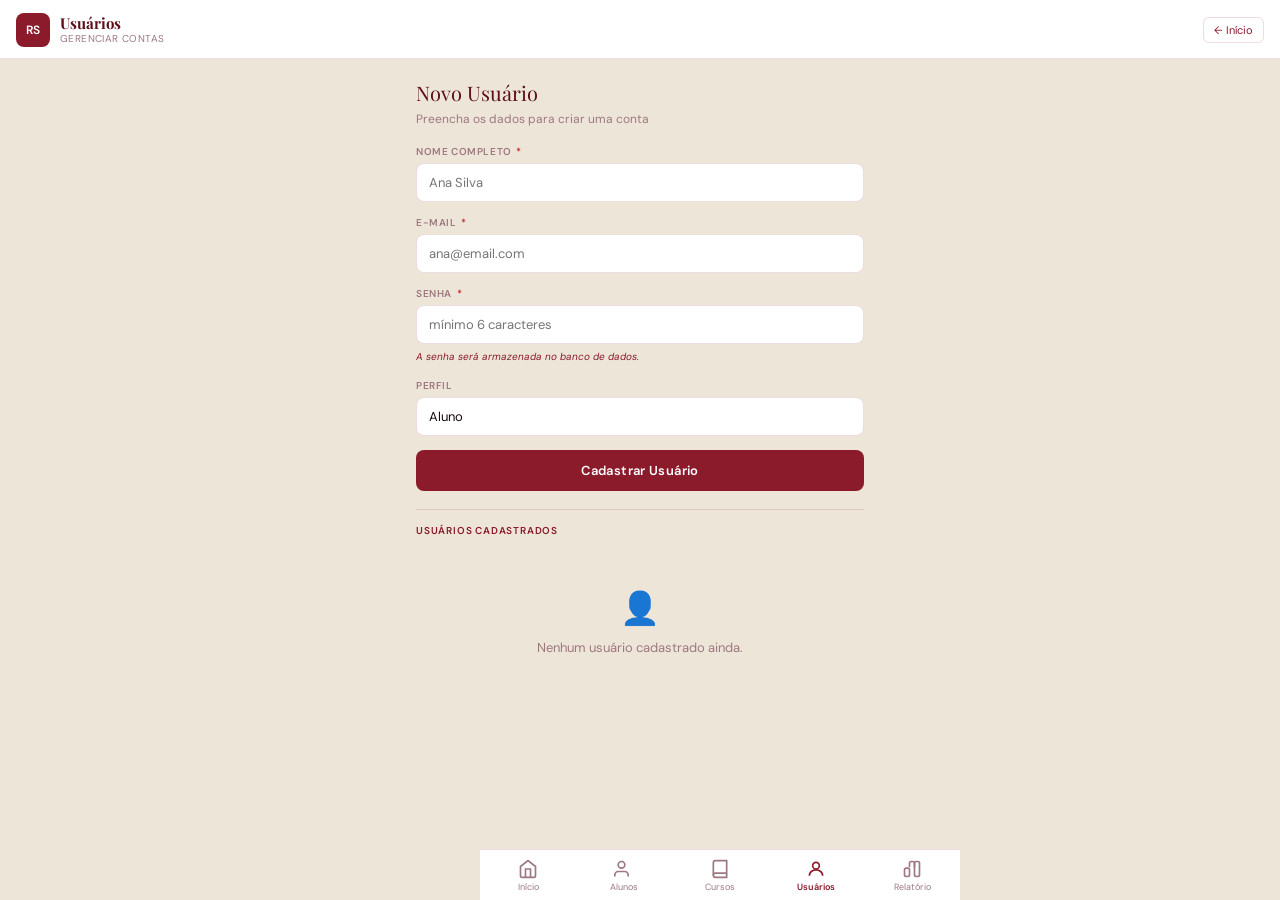
<file: usuario.html>
<!DOCTYPE html>
<html lang="pt-BR">
<head>
  <meta charset="UTF-8">
  <meta name="viewport" content="width=device-width, initial-scale=1.0">
  <title>Usuários — RS Sistema Escolar</title>
  <link rel="stylesheet" href="css/style.css">
  <link rel="manifest" href="manifest.json">
  <meta name="theme-color" content="#8B1A2B">
</head>
<body>

  <!-- ── Header ── -->
  <header class="rs-header">
    <div class="rs-logo">RS</div>
    <div class="rs-header-text">
      <h1>Usuários</h1>
      <p>Gerenciar contas</p>
    </div>
    <a href="index.html" style="margin-left:auto; background:none; border:1px solid var(--border);
      border-radius:6px; padding:5px 10px; font-size:11px; color:var(--brand);
      cursor:pointer; font-family:'DM Sans',sans-serif; text-decoration:none;">← Início</a>
  </header>

  <div class="rs-content fade-in">

    <!-- ── Formulário de cadastro ── -->
    <p class="rs-form-title">Novo Usuário</p>
    <p class="rs-form-subtitle">Preencha os dados para criar uma conta</p>

    <div class="rs-alert-err" id="err-usuario"></div>
    <div class="rs-alert-ok"  id="ok-usuario"></div>

    <!-- Nome -->
    <div class="rs-field">
      <label class="rs-label" for="nome">Nome completo <span class="req">*</span></label>
      <input class="rs-input" type="text" id="nome" placeholder="Ana Silva">
    </div>

    <!-- E-mail -->
    <div class="rs-field">
      <label class="rs-label" for="email">E-mail <span class="req">*</span></label>
      <input class="rs-input" type="email" id="email" placeholder="ana@email.com">
    </div>

    <!-- Senha -->
    <div class="rs-field">
      <label class="rs-label" for="senha">Senha <span class="req">*</span></label>
      <input class="rs-input" type="password" id="senha" placeholder="mínimo 6 caracteres">
      <span class="rs-hint">A senha será armazenada no banco de dados.</span>
    </div>

    <!-- Perfil -->
    <div class="rs-field">
      <label class="rs-label" for="perfil">Perfil</label>
      <select class="rs-select" id="perfil">
        <option value="aluno">Aluno</option>
        <option value="professor">Professor</option>
        <option value="admin">Administrador</option>
      </select>
    </div>

    <button class="rs-btn" id="btn-salvar">Cadastrar Usuário</button>

    <!-- ── Lista de usuários ── -->
    <hr class="rs-divider">
    <p class="rs-divider-label">Usuários cadastrados</p>

    <div id="lista-usuarios">
      <div class="rs-empty">
        <div class="rs-empty-icon">👤</div>
        Carregando usuários…
      </div>
    </div>

  </div>

  <!-- ── Navegação inferior ── -->
  <nav class="rs-nav">
    <a class="rs-nav-btn" href="index.html" data-page="index">
      <svg viewBox="0 0 24 24" fill="none" stroke="currentColor" stroke-width="2">
        <path d="M3 9l9-7 9 7v11a2 2 0 01-2 2H5a2 2 0 01-2-2z"/>
        <polyline points="9 22 9 12 15 12 15 22"/>
      </svg>
      Início
    </a>
    <a class="rs-nav-btn" href="aluno.html" data-page="aluno">
      <svg viewBox="0 0 24 24" fill="none" stroke="currentColor" stroke-width="2">
        <path d="M17 21v-2a4 4 0 00-4-4H5a4 4 0 00-4 4v2"/>
        <circle cx="9" cy="7" r="4"/>
      </svg>
      Alunos
    </a>
    <a class="rs-nav-btn" href="curso.html" data-page="curso">
      <svg viewBox="0 0 24 24" fill="none" stroke="currentColor" stroke-width="2">
        <path d="M4 19.5A2.5 2.5 0 016.5 17H20"/>
        <path d="M6.5 2H20v20H6.5A2.5 2.5 0 014 19.5v-15A2.5 2.5 0 016.5 2z"/>
      </svg>
      Cursos
    </a>
    <a class="rs-nav-btn active" href="usuario.html" data-page="usuario">
      <svg viewBox="0 0 24 24" fill="none" stroke="currentColor" stroke-width="2">
        <circle cx="12" cy="8" r="4"/>
        <path d="M4 20c0-4 3.6-7 8-7s8 3 8 7"/>
      </svg>
      Usuários
    </a>
    <a class="rs-nav-btn" href="relatorio.html" data-page="relatorio">
      <svg viewBox="0 0 24 24" fill="none" stroke="currentColor" stroke-width="2">
        <path d="M9 19v-6a2 2 0 00-2-2H5a2 2 0 00-2 2v6a2 2 0 002 2h2a2 2 0 002-2z"/>
        <path d="M15 5v14a2 2 0 002 2h2a2 2 0 002-2V5a2 2 0 00-2-2h-2a2 2 0 00-2 2z"/>
        <path d="M9 10V5a2 2 0 012-2h2a2 2 0 012 2v5"/>
      </svg>
      Relatório
    </a>
  </nav>


  <script src="js/app.js"></script>
  <script>
    // Verifica autenticação (exceto se vier do login sem conta)
    // checkAuth();  ← descomente após ter o primeiro usuário cadastrado

    /** Renderiza a lista de usuários na tela */
    async function renderUsuarios() {
      const lista = document.getElementById('lista-usuarios');
      const usuarios = await getUsuarios();

      if (usuarios.length === 0) {
        lista.innerHTML = `
          <div class="rs-empty">
            <div class="rs-empty-icon">👤</div>
            Nenhum usuário cadastrado ainda.
          </div>`;
        return;
      }

      lista.innerHTML = usuarios.map(u => `
        <div class="rs-list-item">
          <div class="rs-avatar av-user">${u.nome ? u.nome[0].toUpperCase() : 'U'}</div>
          <div class="rs-list-info">
            <div class="rs-list-name">${u.nome}</div>
            <div class="rs-list-sub">${u.email}</div>
          </div>
          <span class="rs-tag">${u.perfil}</span>
          <button class="rs-btn-icon" onclick="removerUsuario(${u.id})">🗑</button>
        </div>
      `).join('');
    }

    /** Salva novo usuário via API */
    document.getElementById('btn-salvar').addEventListener('click', async () => {
      const nome   = document.getElementById('nome').value.trim();
      const email  = document.getElementById('email').value.trim();
      const senha  = document.getElementById('senha').value.trim();
      const perfil = document.getElementById('perfil').value;

      // Validação frontend
      if (!nome || !email || !senha) {
        showError('err-usuario', 'Preencha todos os campos obrigatórios.');
        return;
      }
      if (senha.length < 6) {
        showError('err-usuario', 'A senha deve ter pelo menos 6 caracteres.');
        return;
      }

      try {
        // POST /usuarios
        await postUsuario({ nome, email, senha, perfil });
        showSuccess('ok-usuario', `Usuário "${nome}" cadastrado com sucesso!`);

        // Limpa os campos
        document.getElementById('nome').value  = '';
        document.getElementById('email').value = '';
        document.getElementById('senha').value = '';

        // Atualiza a lista
        renderUsuarios();
      } catch (err) {
        showError('err-usuario', err.message);
      }
    });

    /** Remove usuário por id */
    async function removerUsuario(id) {
      if (!confirm('Excluir este usuário?')) return;
      try {
        await deleteUsuario(id);
        renderUsuarios();
      } catch (err) {
        showError('err-usuario', err.message);
      }
    }

    // Carrega a lista ao abrir a página
    renderUsuarios();
  </script>
</body>
</html>
</file>
<file: css/style.css>
/* ════════════════════════════════════════════════
   RS Treinamento & Consultoria — Sistema Escolar
   style.css  |  Identidade visual da marca
   ════════════════════════════════════════════════ */

/* ── Importar fontes ── */
@import url('https://fonts.googleapis.com/css2?family=DM+Sans:wght@400;500;600&family=Playfair+Display:wght@600&display=swap');

/* ── Variáveis de cores e espaçamento ── */
:root {
  --brand:       #8B1A2B;   /* vermelho RS */
  --brand-light: #F5E0E3;
  --brand-dark:  #5C0F1A;
  --surface:     #F7F2EC;   /* fundo creme */
  --surface2:    #EDE5D8;
  --border:      rgba(139,26,43,0.15);
  --text:        #1A0A0D;
  --text2:       #5C3A40;
  --text3:       #9E7880;
  --white:       #FFFFFF;
  --green:       #2E7D32;
  --green-bg:    #E8F5E9;
  --red:         #C62828;
  --red-bg:      #FFEBEE;
  --radius:      10px;
}

/* ── Reset básico ── */
* { box-sizing: border-box; margin: 0; padding: 0; }

body {
  font-family: 'DM Sans', sans-serif;
  background: var(--surface2);
  min-height: 100vh;
  padding: 0;
}

/* ── Header do app ── */
.rs-header {
  background: var(--white);
  border-bottom: 1px solid var(--border);
  padding: 13px 16px 11px;
  display: flex;
  align-items: center;
  gap: 10px;
  position: sticky;
  top: 0;
  z-index: 10;
}

.rs-logo {
  width: 34px; height: 34px;
  background: var(--brand);
  border-radius: 8px;
  display: flex; align-items: center; justify-content: center;
  color: #fff; font-weight: 600; font-size: 12px;
}

.rs-header-text h1 {
  font-family: 'Playfair Display', serif;
  font-size: 15px; color: var(--brand-dark); line-height: 1.1;
}
.rs-header-text p {
  font-size: 10px; color: var(--text3);
  text-transform: uppercase; letter-spacing: 0.04em;
}

/* ── Conteúdo principal ── */
.rs-content {
  padding: 20px 16px 80px;
  max-width: 480px;
  margin: 0 auto;
}

/* ── Títulos de seção ── */
.rs-form-title {
  font-family: 'Playfair Display', serif;
  font-size: 20px; color: var(--brand-dark); margin-bottom: 5px;
}
.rs-form-subtitle { font-size: 12px; color: var(--text3); margin-bottom: 18px; }

/* ── Campos de formulário ── */
.rs-field { margin-bottom: 14px; }

.rs-label {
  display: block; font-size: 10px; font-weight: 600;
  color: var(--text3); text-transform: uppercase;
  letter-spacing: 0.06em; margin-bottom: 5px;
}
.rs-label .req { color: var(--red); margin-left: 2px; }

.rs-input, .rs-select {
  width: 100%; padding: 10px 12px;
  border: 1px solid var(--border); border-radius: 8px;
  font-family: 'DM Sans', sans-serif; font-size: 13px;
  color: var(--text); background: var(--white);
  outline: none; appearance: none; transition: border-color 0.15s;
}
.rs-input:focus, .rs-select:focus {
  border-color: var(--brand);
  box-shadow: 0 0 0 3px rgba(139,26,43,0.1);
}

.rs-hint { font-size: 10px; color: var(--brand); margin-top: 4px; font-style: italic; }
.rs-row { display: grid; grid-template-columns: 1fr 1fr; gap: 10px; }

/* ── Botões ── */
.rs-btn {
  width: 100%; padding: 12px; border: none; border-radius: 8px;
  background: var(--brand); color: #fff;
  font-family: 'DM Sans', sans-serif; font-size: 13px; font-weight: 600;
  cursor: pointer; letter-spacing: 0.03em; transition: background 0.15s;
}
.rs-btn:hover { background: var(--brand-dark); }

.rs-btn-outline {
  width: 100%; padding: 10px; border: 1px solid var(--border); border-radius: 8px;
  background: none; color: var(--brand);
  font-family: 'DM Sans', sans-serif; font-size: 13px;
  cursor: pointer; transition: background 0.15s; margin-top: 8px;
}
.rs-btn-outline:hover { background: var(--brand-light); }

.rs-btn-row { display: grid; grid-template-columns: 1fr 1fr; gap: 8px; margin-top: 4px; }

/* ── Alertas ── */
.rs-alert-err {
  background: var(--red-bg); border-radius: 7px; padding: 9px 12px;
  font-size: 11px; color: var(--red); display: none; margin-bottom: 10px;
}
.rs-alert-ok {
  background: var(--green-bg); border: 1px solid #A5D6A7; border-radius: 7px;
  padding: 9px 12px; font-size: 11px; color: var(--green);
  display: none; margin-bottom: 12px;
}

/* ── Lista de itens ── */
.rs-list { padding: 0; }
.rs-list-item {
  background: var(--white); border: 1px solid var(--border);
  border-radius: var(--radius); padding: 11px 14px;
  margin-bottom: 8px; display: flex; align-items: center; gap: 12px;
}
.rs-avatar {
  width: 36px; height: 36px; border-radius: 8px; flex-shrink: 0;
  display: flex; align-items: center; justify-content: center;
  font-size: 10px; font-weight: 600;
}
.av-aluno  { background: #E3F2FD; color: #0D47A1; }
.av-curso  { background: #E8F5E9; color: #1B5E20; }
.av-user   { background: var(--brand-light); color: var(--brand-dark); }

.rs-list-info { flex: 1; min-width: 0; }
.rs-list-name { font-size: 13px; font-weight: 500; color: var(--text); }
.rs-list-sub  { font-size: 10px; color: var(--text3); margin-top: 1px; }

.rs-tag {
  font-size: 10px; padding: 2px 8px; border-radius: 20px;
  background: var(--brand-light); color: var(--brand-dark); font-weight: 500;
}

.rs-btn-icon {
  background: none; border: 1px solid var(--border); border-radius: 6px;
  padding: 5px 8px; cursor: pointer; font-size: 12px; color: var(--text3);
  transition: all 0.15s;
}
.rs-btn-icon:hover { background: var(--red-bg); color: var(--red); border-color: var(--red); }

/* ── Divisor ── */
.rs-divider { border: none; border-top: 1px solid var(--border); margin: 18px 0 14px; }
.rs-divider-label {
  font-size: 10px; font-weight: 600; color: var(--brand);
  text-transform: uppercase; letter-spacing: 0.08em; margin-bottom: 10px;
}

/* ── Navegação inferior ── */
.rs-nav {
  position: fixed; bottom: 0; left: 0; right: 0;
  background: var(--white); border-top: 1px solid var(--border);
  display: flex; z-index: 10;
  max-width: 480px; margin: 0 auto;
}
/* Centraliza nav em telas grandes */
@media (min-width: 480px) {
  .rs-nav { left: 50%; transform: translateX(-50%); width: 480px; }
}

.rs-nav-btn {
  flex: 1; padding: 9px 4px 7px; background: none; border: none; cursor: pointer;
  display: flex; flex-direction: column; align-items: center; gap: 2px;
  font-family: 'DM Sans', sans-serif; font-size: 9px; color: var(--text3);
  transition: color 0.15s;
  text-decoration: none;
}
.rs-nav-btn.active { color: var(--brand); font-weight: 600; }
.rs-nav-btn svg { width: 20px; height: 20px; }

/* ── Hero de login ── */
.login-hero {
  background: var(--brand);
  padding: 40px 20px 28px; text-align: center;
}
.login-hero-logo {
  width: 64px; height: 64px; border-radius: 14px;
  background: rgba(255,255,255,0.15);
  display: flex; align-items: center; justify-content: center;
  margin: 0 auto 14px;
  font-family: 'Playfair Display', serif;
  font-size: 22px; color: #fff;
}
.login-hero h2 {
  font-family: 'Playfair Display', serif;
  font-size: 22px; color: #fff; line-height: 1.25;
}
.login-hero p { font-size: 11px; color: rgba(255,255,255,0.6); margin-top: 5px; letter-spacing: 0.06em; text-transform: uppercase; }

.link-text { color: var(--brand); cursor: pointer; font-weight: 500; font-size: 12px; text-decoration: none; }
.link-text:hover { text-decoration: underline; }

.footer-note { margin-top: 16px; font-size: 11px; color: var(--text3); text-align: center; }

/* ── Card de status de conexão com API ── */
.api-badge {
  display: inline-flex; align-items: center; gap: 5px;
  font-size: 10px; padding: 3px 8px; border-radius: 20px;
  background: var(--green-bg); color: var(--green);
  margin-bottom: 12px;
}
.api-badge.offline { background: var(--red-bg); color: var(--red); }
.api-badge::before {
  content: ''; width: 6px; height: 6px;
  border-radius: 50%; background: currentColor;
}

/* ── Animação de entrada ── */
@keyframes fadeIn {
  from { opacity:0; transform:translateY(5px); }
  to   { opacity:1; transform:translateY(0); }
}
.fade-in { animation: fadeIn 0.22s ease; }

/* ── Vazio ── */
.rs-empty {
  text-align: center; padding: 40px 20px;
  color: var(--text3); font-size: 13px;
}
.rs-empty-icon { font-size: 32px; margin-bottom: 10px; }
</file>
